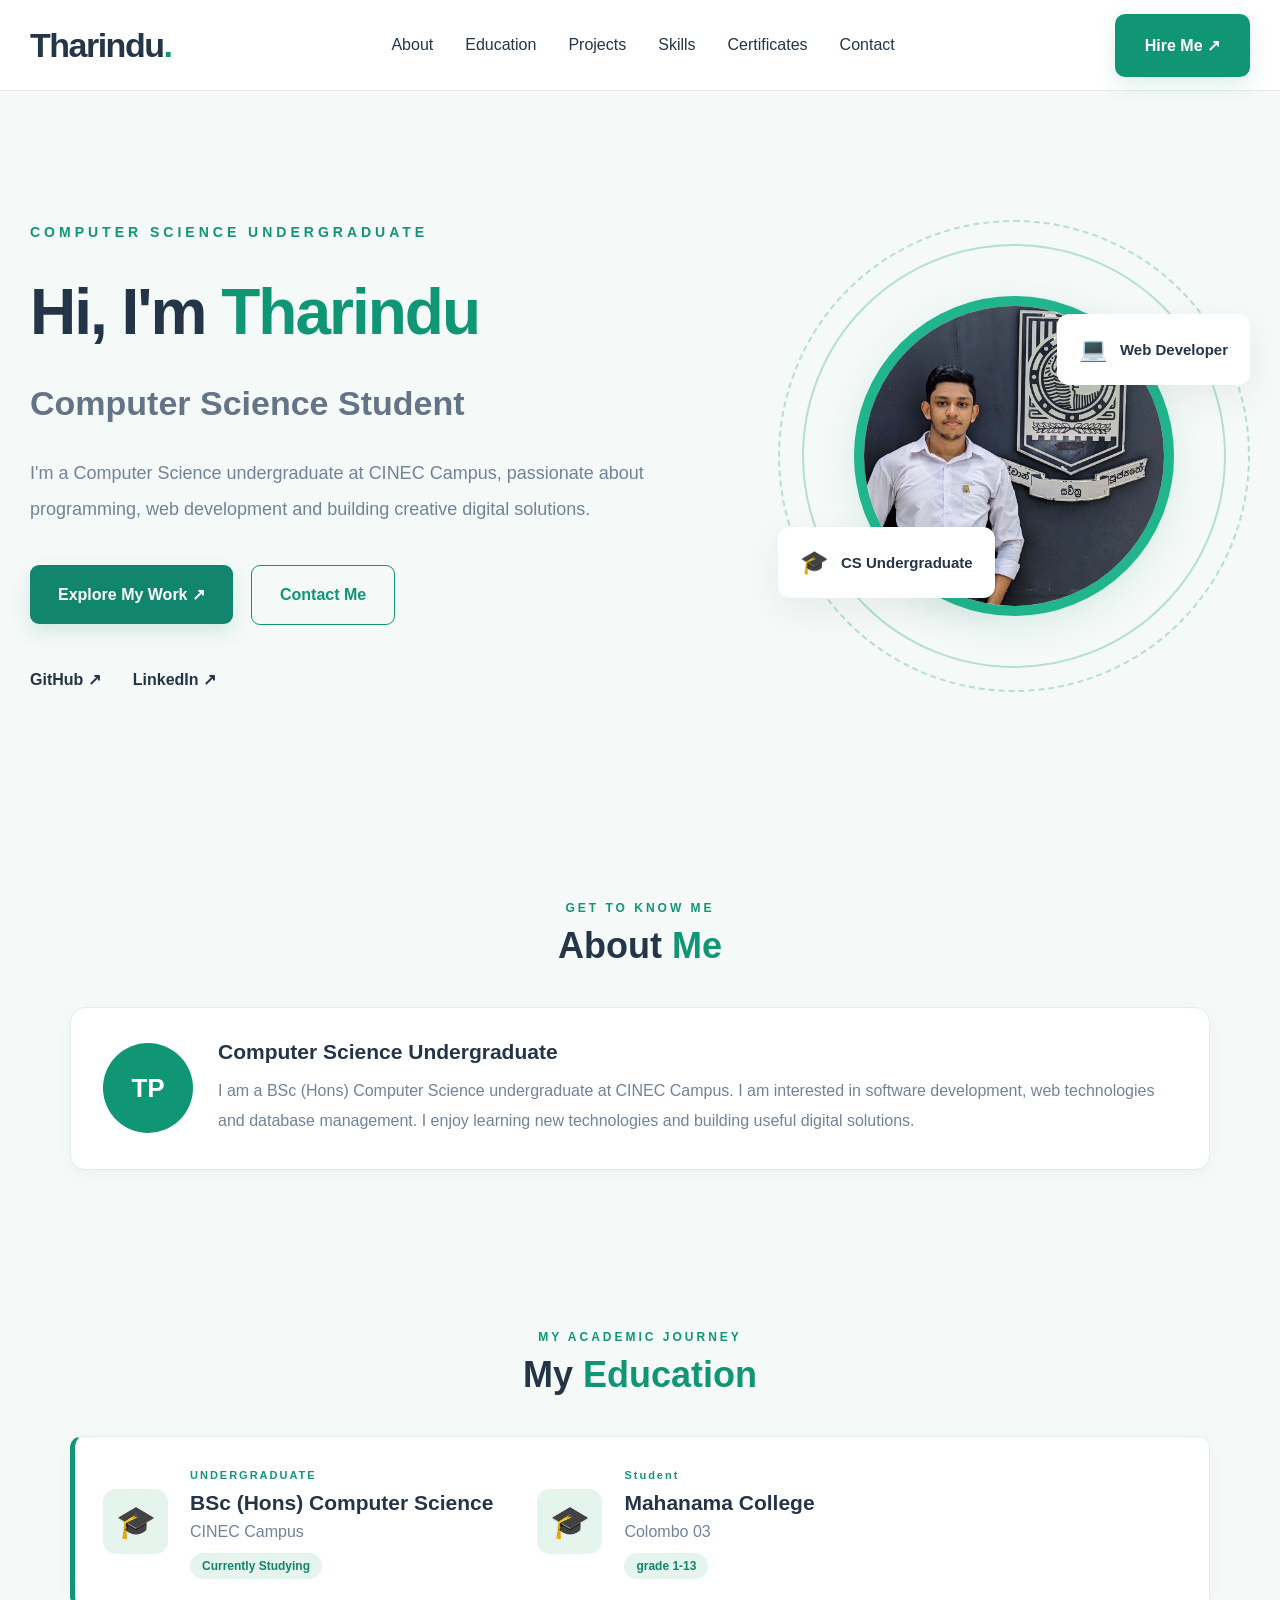
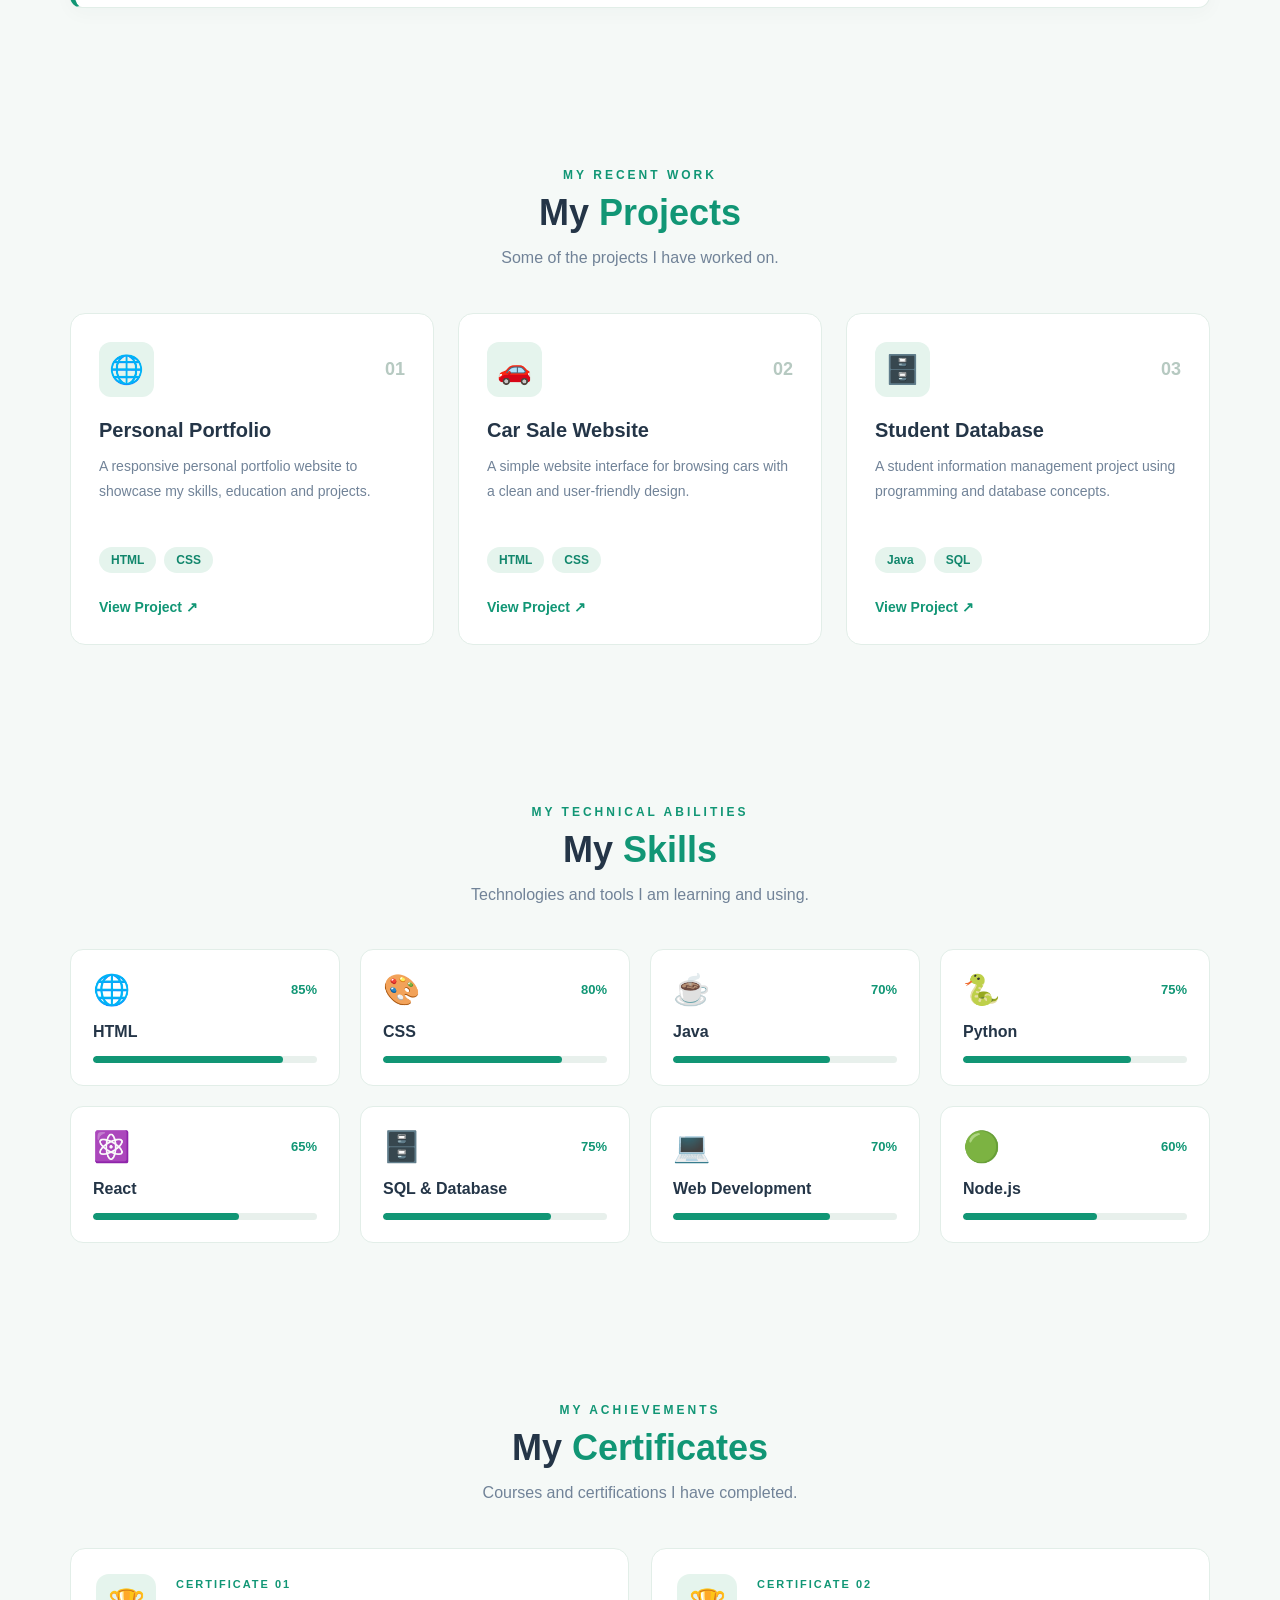
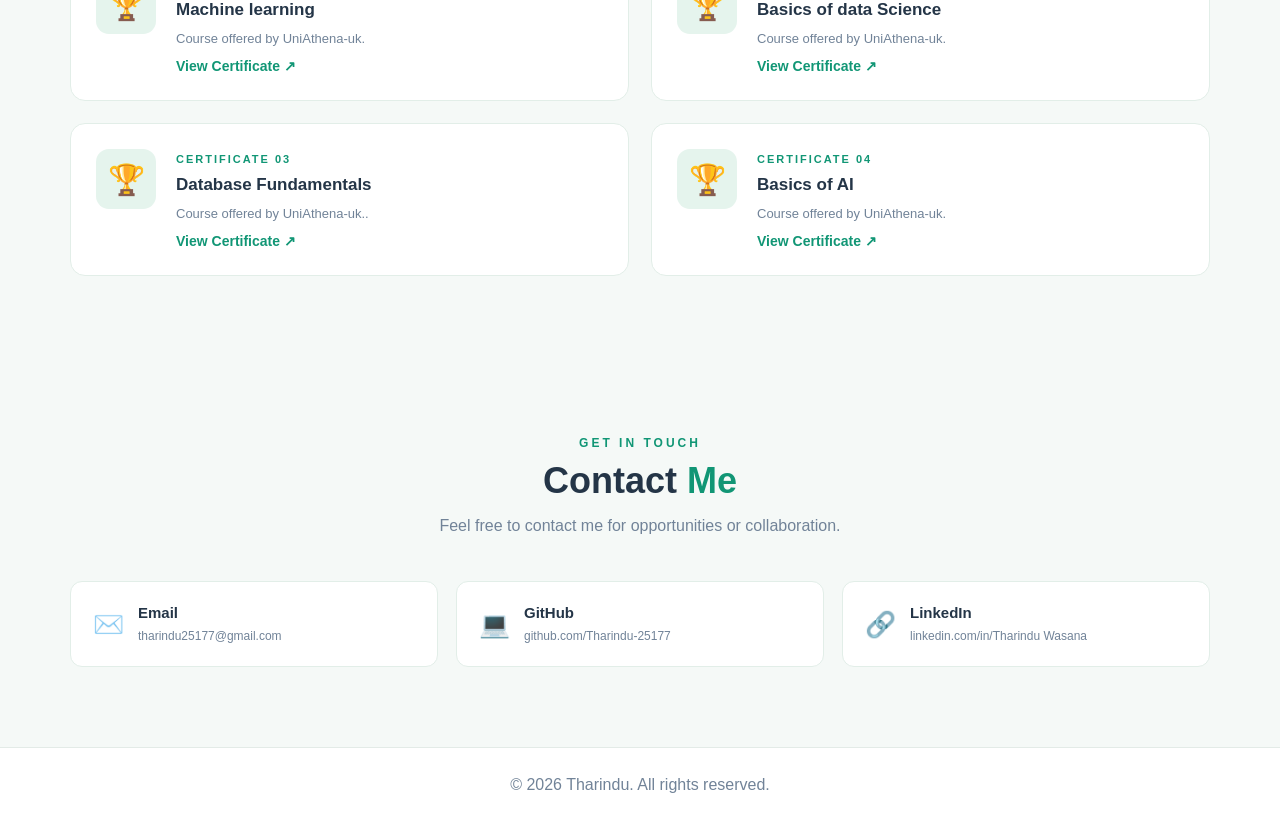
<file: index.html>
<!DOCTYPE html>
<html lang="en">
<head>
    <meta charset="UTF-8">
    <meta name="viewport" content="width=device-width, initial-scale=1.0">
    <meta name="description" content="Tharindu's Computer Science portfolio">
    <title>Tharindu | Portfolio</title>
    <link rel="stylesheet" href="style.css">
</head>
<body>

    <!-- Navigation Bar -->
    <header>
        <nav class="navbar">
            <a href="#home" class="logo">Tharindu<span>.</span></a>

            <ul class="nav-links">
                <li><a href="#about">About</a></li>
                <li><a href="#education">Education</a></li>
                <li><a href="#projects">Projects</a></li>
                <li><a href="#skills">Skills</a></li>
                <li><a href="#certificates">Certificates</a></li>
                <li><a href="#contact">Contact</a></li>
            </ul>

            <a href="#contact" class="hire-btn">Hire Me ↗</a>
        </nav>
    </header>

    <!-- Hero Section -->
    <section class="hero" id="home">
        <div class="hero-content">
            <p class="subtitle">COMPUTER SCIENCE UNDERGRADUATE</p>

            <h1>Hi, I'm <span>Tharindu</span></h1>

            <h2>Computer Science Student</h2>

            <p class="description">
                I'm a Computer Science undergraduate at CINEC Campus,
                passionate about programming, web development and
                building creative digital solutions.
            </p>

            <div class="hero-buttons">
                <a href="#projects" class="primary-btn">
                    Explore My Work ↗
                </a>
                <a href="#contact" class="secondary-btn">
                    Contact Me
                </a>
            </div>

            <div class="social-links">
                <a href="https://github.com/yourusername"
                   target="_blank">GitHub ↗</a>
                <a href="https://linkedin.com/in/yourusername"
                   target="_blank">LinkedIn ↗</a>
            </div>
        </div>

        <!-- Profile Picture -->
        <div class="hero-image">
            <div class="outer-circle"></div>
            <div class="middle-circle"></div>

            <div class="profile-circle">
                <img src="profilePic.jpeg" alt="Tharindu's profile picture">
            </div>

            <div class="floating-card card-top">
                <span>💻</span>
                Web Developer
            </div>

            <div class="floating-card card-bottom">
                <span>🎓</span>
                CS Undergraduate
            </div>
        </div>
    </section>

    <!-- About Section -->
    <section class="section" id="about">
        <div class="section-heading">
            <p class="section-subtitle">GET TO KNOW ME</p>
            <h2>About <span>Me</span></h2>
        </div>

        <div class="about-card">
            <div class="about-mark">TP</div>
            <div>
                <h3>Computer Science Undergraduate</h3>
                <p>
                    I am a BSc (Hons) Computer Science undergraduate
                    at CINEC Campus. I am interested in software
                    development, web technologies and database
                    management. I enjoy learning new technologies
                    and building useful digital solutions.
                </p>
            </div>
        </div>
    </section>

    <!-- Education Section -->
    <section class="section" id="education">
        <div class="section-heading">
            <p class="section-subtitle">MY ACADEMIC JOURNEY</p>
            <h2>My <span>Education</span></h2>
        </div>

        <div class="education-card">
            <div class="education-icon">🎓</div>
            <div>
                <span class="small-label">UNDERGRADUATE</span>
                <h3>BSc (Hons) Computer Science</h3>
                <p>CINEC Campus</p>
                <span class="education-tag">Currently Studying</span>
            </div><br>
            <div class="education-icon">🎓</div>
            <div>
                <span class="small-label">Student</span>
                <h3>Mahanama College</h3>
                <p>Colombo 03</p>
                <span class="education-tag">grade 1-13</span>
            </div>
        </div>
    </section>

    <!-- Projects Section -->
    <section class="section" id="projects">
        <div class="section-heading">
            <p class="section-subtitle">MY RECENT WORK</p>
            <h2>My <span>Projects</span></h2>
            <p>Some of the projects I have worked on.</p>
        </div>

        <div class="project-grid">
            <div class="project-card">
                <div class="project-top">
                    <div class="project-icon">🌐</div>
                    <span class="project-number">01</span>
                </div>
                <h3>Personal Portfolio</h3>
                <p>
                    A responsive personal portfolio website
                    to showcase my skills, education and projects.
                </p>
                <div class="tags">
                    <span>HTML</span>
                    <span>CSS</span>
                </div>
                <a href="#" class="project-link">View Project ↗</a>
            </div>

            <div class="project-card">
                <div class="project-top">
                    <div class="project-icon">🚗</div>
                    <span class="project-number">02</span>
                </div>
                <h3>Car Sale Website</h3>
                <p>
                    A simple website interface for browsing cars
                    with a clean and user-friendly design.
                </p>
                <div class="tags">
                    <span>HTML</span>
                    <span>CSS</span>
                </div>
                <a href="#" class="project-link">View Project ↗</a>
            </div>

            <div class="project-card">
                <div class="project-top">
                    <div class="project-icon">🗄️</div>
                    <span class="project-number">03</span>
                </div>
                <h3>Student Database</h3>
                <p>
                    A student information management project
                    using programming and database concepts.
                </p>
                <div class="tags">
                    <span>Java</span>
                    <span>SQL</span>
                </div>
                <a href="#" class="project-link">View Project ↗</a>
            </div>
        </div>
    </section>

    <!-- Skills Section -->
    <section class="section" id="skills">
        <div class="section-heading">
            <p class="section-subtitle">MY TECHNICAL ABILITIES</p>
            <h2>My <span>Skills</span></h2>
            <p>Technologies and tools I am learning and using.</p>
        </div>

        <div class="skills-grid">
            <div class="skill-card">
                <div class="skill-top">
                    <span class="skill-icon">🌐</span>
                    <span class="skill-percent">85%</span>
                </div>
                <h3>HTML</h3>
                <div class="skill-bar"><span style="width:85%"></span></div>
            </div>

            <div class="skill-card">
                <div class="skill-top">
                    <span class="skill-icon">🎨</span>
                    <span class="skill-percent">80%</span>
                </div>
                <h3>CSS</h3>
                <div class="skill-bar"><span style="width:80%"></span></div>
            </div>

            <div class="skill-card">
                <div class="skill-top">
                    <span class="skill-icon">☕</span>
                    <span class="skill-percent">70%</span>
                </div>
                <h3>Java</h3>
                <div class="skill-bar"><span style="width:70%"></span></div>
            </div>

            <div class="skill-card">
                <div class="skill-top">
                    <span class="skill-icon">🐍</span>
                    <span class="skill-percent">75%</span>
                </div>
                <h3>Python</h3>
                <div class="skill-bar"><span style="width:75%"></span></div>
            </div>

            <div class="skill-card">
                <div class="skill-top">
                    <span class="skill-icon">⚛️</span>
                    <span class="skill-percent">65%</span>
                </div>
                <h3>React</h3>
                <div class="skill-bar"><span style="width:65%"></span></div>
            </div>

            <div class="skill-card">
                <div class="skill-top">
                    <span class="skill-icon">🗄️</span>
                    <span class="skill-percent">75%</span>
                </div>
                <h3>SQL & Database</h3>
                <div class="skill-bar"><span style="width:75%"></span></div>
            </div>

            <div class="skill-card">
                <div class="skill-top">
                    <span class="skill-icon">💻</span>
                    <span class="skill-percent">70%</span>
                </div>
                <h3>Web Development</h3>
                <div class="skill-bar"><span style="width:70%"></span></div>
            </div>

            <div class="skill-card">
                <div class="skill-top">
                    <span class="skill-icon">🟢</span>
                    <span class="skill-percent">60%</span>
                </div>
                <h3>Node.js</h3>
                <div class="skill-bar"><span style="width:60%"></span></div>
            </div>
        </div>
    </section>

    <!-- Certificates Section -->
    <section class="section" id="certificates">
        <div class="section-heading">
            <p class="section-subtitle">MY ACHIEVEMENTS</p>
            <h2>My <span>Certificates</span></h2>
            <p>Courses and certifications I have completed.</p>
        </div>

        <div class="certificate-grid">
            <div class="certificate-card">
                <div class="certificate-icon">🏆</div>
                <div class="certificate-info">
                    <span class="certificate-label">CERTIFICATE 01</span>
                    <h3>Machine learning</h3>
                    <p>Course offered by UniAthena-uk.</p>
                    <a href="https://lnkd.in/p/ewYGUt6P" class="certificate-link">
                        View Certificate ↗
                    </a>
                </div>
            </div>

            <div class="certificate-card">
                <div class="certificate-icon">🏆</div>
                <div class="certificate-info">
                    <span class="certificate-label">CERTIFICATE 02</span>
                    <h3>Basics of data Science</h3>
                    <p>Course offered by UniAthena-uk.</p>
                    <a href="https://www.linkedin.com/posts/tharindu-wasana-87a3ba3aa_basics-of-data-science-activity-7485334131497783296-kTqe?utm_source=share&utm_medium=member_desktop&rcm=ACoAAG8vN_0BQCZMqciAvDLdFsX4gktKdcny9ho" class="certificate-link">
                        View Certificate ↗
                    </a>
                </div>
            </div>

            <div class="certificate-card">
                <div class="certificate-icon">🏆</div>
                <div class="certificate-info">
                    <span class="certificate-label">CERTIFICATE 03</span>
                    <h3>Database Fundamentals</h3>
                    <p>Course offered by UniAthena-uk..</p>
                    <a href="#" class="certificate-link">
                        View Certificate ↗
                    </a>
                </div>
            </div>

            <div class="certificate-card">
                <div class="certificate-icon">🏆</div>
                <div class="certificate-info">
                    <span class="certificate-label">CERTIFICATE 04</span>
                    <h3>Basics of AI</h3>
                    <p>Course offered by UniAthena-uk.</p>
                    <a href="https://www.linkedin.com/posts/tharindu-wasana-87a3ba3aa_short-course-certificate-activity-7482965925973909504-Tnby?utm_source=share&utm_medium=member_desktop&rcm=ACoAAG8vN_0BQCZMqciAvDLdFsX4gktKdcny9ho" class="certificate-link">
                        View Certificate ↗
                    </a>
                </div>
            </div>
        </div>
    </section>

    <!-- Contact Section -->
    <section class="section" id="contact">
        <div class="section-heading">
            <p class="section-subtitle">GET IN TOUCH</p>
            <h2>Contact <span>Me</span></h2>
            <p>Feel free to contact me for opportunities or collaboration.</p>
        </div>

        <div class="contact-card">
            <div class="contact-item">
                <span>✉️</span>
                <div>
                    <h3>Email</h3>
                    <a href="tharindu10127@gmail.com">
                        tharindu25177@gmail.com
                    </a>
                </div>
            </div>

            <div class="contact-item">
                <span>💻</span>
                <div>
                    <h3>GitHub</h3>
                    <a href="https://github.com/Tharindu-25177">
                        github.com/Tharindu-25177
                    </a>
                </div>
            </div>

            <div class="contact-item">
                <span>🔗</span>
                <div>
                    <h3>LinkedIn</h3>
                    <a href="https://www.linkedin.com/in/tharindu-wasana-87a3ba3aa?utm_source=share_via&utm_content=profile&utm_medium=member_ios">
                        linkedin.com/in/Tharindu Wasana
                    </a>
                </div>
            </div>
        </div>
    </section>

    <!-- Footer -->
    <footer>
        <p>© 2026 Tharindu. All rights reserved.</p>
    </footer>

</body>
</html>
</file>
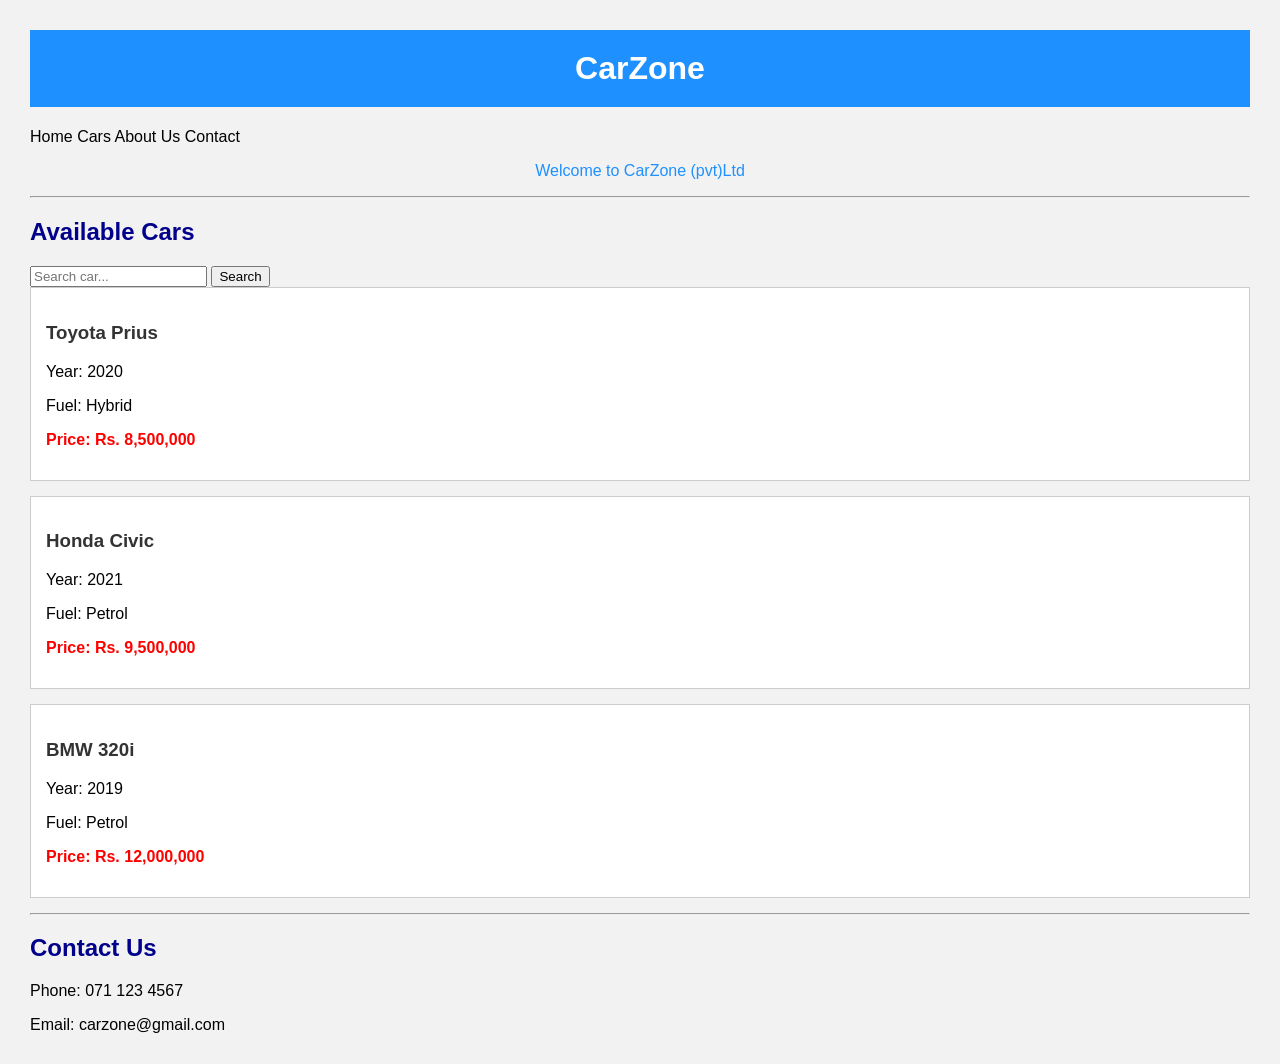
<file: Tharindu.html>
<!DOCTYPE html>
<html>

<head>

    <title>CarZone</title>

    <style>

        body {
            font-family: Arial;
            background-color: #f2f2f2;
            margin: 30px;
        }

        h1 {
            background-color: black;
            color: white;
            text-align: center;
            padding: 20px;
        }

        h2 {
            color: darkblue;
        }

        h3 {
            color: #333;
        }

        .car {
            background-color: white;
            padding: 15px;
            margin-bottom: 15px;
            border: 1px solid #ccc;
        }

        .price {
            color: red;
            font-weight: bold;
        }

        footer {
            background-color: black;
            color: white;
            text-align: center;
            padding: 10px;
        }

    </style>

</head>

<body>

    <h1 style="color:white;background-color:DodgerBlue;">CarZone</h1>
<nav>
    <a>Home</a>
    <a>Cars</a>
    <a>About Us</a>
    <a>Contact</a>
</nav>

    <p style="color:DodgerBlue;text-align:center;">
        Welcome to CarZone (pvt)Ltd
    </p>

    <hr>

    <h2>Available Cars</h2>

<input type="text" placeholder="Search car...">

<button>Search</button>


    <div class="car">

        <h3>Toyota Prius</h3>

        <p>Year: 2020</p>

        <p>Fuel: Hybrid</p>

        <p class="price">Price: Rs. 8,500,000</p>

    </div>


    <div class="car">

        <h3>Honda Civic</h3>

        <p>Year: 2021</p>

        <p>Fuel: Petrol</p>

        <p class="price">Price: Rs. 9,500,000</p>

    </div>


    <div class="car">

        <h3>BMW 320i</h3>

        <p>Year: 2019</p>

        <p>Fuel: Petrol</p>

        <p class="price">Price: Rs. 12,000,000</p>

    </div>


    <hr>

    <h2>Contact Us</h2>

    <p>Phone: 071 123 4567</p>

    <p>Email: carzone@gmail.com</p>


</body>

</html>
</file>
<file: style.css>
/* GENERAL */
* {
    margin: 0;
    padding: 0;
    box-sizing: border-box;
    font-family: Arial, sans-serif;
}

html {
    scroll-behavior: smooth;
}

body {
    background: #f5f9f7;
    color: #243547;
}

a {
    text-decoration: none;
    color: inherit;
}

/* NAVIGATION */
header {
    background: white;
    border-bottom: 1px solid #e3ebe7;
    position: sticky;
    top: 0;
    z-index: 10;
}

.navbar {
    max-width: 1460px;
    min-height: 90px;
    padding: 0 30px;
    margin: auto;
    display: flex;
    align-items: center;
    justify-content: space-between;
    gap: 25px;
}

.logo {
    font-size: 34px;
    font-weight: 800;
    letter-spacing: -1.5px;
}

.logo span {
    color: #119675;
}

.nav-links {
    list-style: none;
    display: flex;
    gap: 32px;
}

.nav-links a {
    font-size: 16px;
    transition: 0.3s;
}

.nav-links a:hover {
    color: #119675;
}

.hire-btn {
    background: #119675;
    color: white;
    padding: 22px 30px;
    border-radius: 10px;
    font-weight: bold;
    box-shadow: 0 8px 20px #11967525;
    transition: 0.3s;
}

.hire-btn:hover,
.primary-btn:hover {
    background: #087b60;
    transform: translateY(-3px);
}

/* HERO SECTION */
.hero {
    max-width: 1460px;
    min-height: 730px;
    margin: auto;
    padding: 70px 30px;
    display: grid;
    grid-template-columns: 1.2fr 0.8fr;
    align-items: center;
    gap: 40px;
    overflow: hidden;
}

.hero-content {
    animation: slideLeft 0.8s ease;
}

.subtitle {
    color: #119675;
    font-size: 14px;
    font-weight: bold;
    letter-spacing: 4px;
    margin-bottom: 35px;
}

.hero h1 {
    font-size: clamp(42px, 5vw, 74px);
    font-weight: 800;
    margin-bottom: 35px;
    letter-spacing: -2px;
}

.hero h1 span {
    color: #119675;
}

.hero h2 {
    color: #637487;
    font-size: 34px;
    margin-bottom: 32px;
}

.description {
    color: #718398;
    font-size: 18px;
    line-height: 2;
    max-width: 700px;
    margin-bottom: 38px;
}

.hero-buttons {
    display: flex;
    align-items: center;
    gap: 18px;
    flex-wrap: wrap;
}

.primary-btn,
.secondary-btn {
    display: inline-block;
    padding: 20px 28px;
    border-radius: 9px;
    font-weight: bold;
    transition: 0.3s;
}

.primary-btn {
    color: white;
    background: #11866c;
    box-shadow: 0 8px 20px #11967525;
}

.secondary-btn {
    border: 1px solid #119675;
    color: #119675;
}

.secondary-btn:hover {
    background: #119675;
    color: white;
}

.social-links {
    display: flex;
    gap: 32px;
    margin-top: 45px;
    font-weight: bold;
}

.social-links a:hover {
    color: #119675;
}

/* PROFILE PICTURE */
.hero-image {
    width: 100%;
    max-width: 520px;
    aspect-ratio: 1;
    position: relative;
    display: flex;
    align-items: center;
    justify-content: center;
    margin: auto;
    animation: fadeIn 1s ease;
}

.outer-circle,
.middle-circle,
.profile-circle {
    position: absolute;
    border-radius: 50%;
}

.outer-circle {
    width: 100%;
    height: 100%;
    border: 2px dashed #b5dfd3;
    animation: rotate 25s linear infinite;
}

.middle-circle {
    width: 90%;
    height: 90%;
    border: 2px solid #b5dfd3;
}

.profile-circle {
    width: 68%;
    height: 68%;
    overflow: hidden;
    border: 10px solid #20b58d;
    background: #d8eee5;
    display: flex;
    align-items: center;
    justify-content: center;
    box-shadow: 0 10px 35px #15967520;
    z-index: 1;
}

.profile-circle img {
    width: 100%;
    height: 100%;
    object-fit: cover;
    object-position: center;
    display: block;
}

/* FLOATING LABELS */
.floating-card {
    position: absolute;
    background: white;
    padding: 22px;
    border-radius: 12px;
    box-shadow: 0 12px 35px #24354712;
    font-size: 15px;
    font-weight: bold;
    display: flex;
    align-items: center;
    gap: 12px;
    z-index: 2;
    animation: float 3s ease-in-out infinite;
}

.floating-card span {
    font-size: 23px;
}

.card-top {
    top: 20%;
    right: 0;
}

.card-bottom {
    bottom: 20%;
    left: 0;
    animation-delay: 1s;
}

/* ALL SECTIONS */
.section {
    max-width: 1200px;
    margin: auto;
    padding: 80px 30px;
    scroll-margin-top: 100px;
}

.section-heading {
    text-align: center;
    margin-bottom: 40px;
}

.section-heading h2 {
    font-size: 36px;
}

.section-heading h2 span {
    color: #119675;
}

.section-subtitle {
    color: #119675;
    font-size: 12px;
    font-weight: bold;
    letter-spacing: 3px;
    margin-bottom: 10px;
}

.section-heading > p:last-child {
    color: #718398;
    margin-top: 10px;
    line-height: 1.8;
}

/* ABOUT */
.about-card {
    background: white;
    border: 1px solid #e2eee8;
    border-radius: 15px;
    padding: 32px;
    display: flex;
    align-items: center;
    gap: 25px;
    box-shadow: 0 5px 20px #24354708;
    transition: 0.3s;
}

.about-card:hover {
    transform: translateY(-5px);
    box-shadow: 0 12px 30px #15967515;
}

.about-mark {
    min-width: 90px;
    height: 90px;
    border-radius: 50%;
    display: grid;
    place-items: center;
    color: white;
    background: #119675;
    font-size: 26px;
    font-weight: bold;
}

.about-card h3 {
    font-size: 21px;
    margin-bottom: 12px;
}

.about-card p {
    color: #718398;
    line-height: 1.9;
}

/* EDUCATION */
.education-card {
    background: white;
    border: 1px solid #e2eee8;
    border-left: 5px solid #119675;
    border-radius: 12px;
    padding: 28px;
    display: flex;
    align-items: center;
    gap: 22px;
    box-shadow: 0 5px 20px #24354708;
    transition: 0.3s;
}

.education-card:hover {
    transform: translateY(-5px);
    box-shadow: 0 12px 30px #15967515;
}

.education-icon {
    width: 65px;
    height: 65px;
    flex-shrink: 0;
    background: #e5f4ed;
    border-radius: 13px;
    display: grid;
    place-items: center;
    font-size: 32px;
}

.small-label {
    color: #119675;
    font-size: 11px;
    font-weight: bold;
    letter-spacing: 2px;
}

.education-card h3 {
    margin: 8px 0;
    font-size: 21px;
}

.education-card p {
    color: #718398;
    margin-bottom: 12px;
}

.education-tag {
    display: inline-block;
    color: #11866c;
    background: #e5f4ed;
    padding: 6px 12px;
    border-radius: 20px;
    font-size: 12px;
    font-weight: bold;
}

/* PROJECTS */
.project-grid {
    display: grid;
    grid-template-columns: repeat(3, 1fr);
    gap: 24px;
}

.project-card {
    background: white;
    padding: 28px;
    border: 1px solid #e2eee8;
    border-radius: 15px;
    position: relative;
    overflow: hidden;
    transition: 0.3s;
}

.project-card:hover {
    transform: translateY(-8px);
    box-shadow: 0 15px 35px #15967520;
    border-color: #119675;
}

.project-top {
    display: flex;
    align-items: center;
    justify-content: space-between;
    margin-bottom: 22px;
}

.project-icon {
    width: 55px;
    height: 55px;
    background: #e5f4ed;
    border-radius: 12px;
    display: grid;
    place-items: center;
    font-size: 28px;
}

.project-number {
    color: #b6c9c1;
    font-weight: bold;
    font-size: 18px;
}

.project-card h3 {
    font-size: 20px;
    margin-bottom: 12px;
}

.project-card p {
    color: #718398;
    font-size: 14px;
    line-height: 1.8;
    min-height: 75px;
}

.tags {
    display: flex;
    gap: 8px;
    flex-wrap: wrap;
    margin: 18px 0;
}

.tags span {
    color: #11866c;
    background: #e5f4ed;
    padding: 6px 12px;
    border-radius: 20px;
    font-size: 12px;
    font-weight: bold;
}

.project-link,
.certificate-link {
    display: inline-block;
    color: #119675;
    font-weight: bold;
    font-size: 14px;
    margin-top: 8px;
}

.project-link:hover,
.certificate-link:hover {
    color: #075e48;
}

/* SKILLS */
.skills-grid {
    display: grid;
    grid-template-columns: repeat(4, 1fr);
    gap: 20px;
}

.skill-card {
    padding: 22px;
    background: white;
    border: 1px solid #e2eee8;
    border-radius: 13px;
    transition: 0.3s;
}

.skill-card:hover {
    transform: translateY(-6px);
    border-color: #119675;
    box-shadow: 0 10px 25px #15967518;
}

.skill-top {
    display: flex;
    justify-content: space-between;
    align-items: center;
    margin-bottom: 16px;
}

.skill-icon {
    font-size: 30px;
}

.skill-percent {
    color: #119675;
    font-size: 13px;
    font-weight: bold;
}

.skill-card h3 {
    font-size: 16px;
    margin-bottom: 15px;
}

.skill-bar {
    height: 7px;
    width: 100%;
    background: #e8f0ec;
    border-radius: 20px;
    overflow: hidden;
}

.skill-bar span {
    display: block;
    height: 100%;
    background: #119675;
    border-radius: 20px;
}

/* CERTIFICATES */
.certificate-grid {
    display: grid;
    grid-template-columns: repeat(2, 1fr);
    gap: 22px;
}

.certificate-card {
    background: white;
    border: 1px solid #e2eee8;
    border-radius: 15px;
    padding: 25px;
    display: flex;
    align-items: flex-start;
    gap: 20px;
    transition: 0.3s;
}

.certificate-card:hover {
    transform: translateY(-6px);
    border-color: #119675;
    box-shadow: 0 12px 30px #15967518;
}

.certificate-icon {
    width: 60px;
    height: 60px;
    flex-shrink: 0;
    display: grid;
    place-items: center;
    background: #e5f4ed;
    border-radius: 13px;
    font-size: 30px;
}

.certificate-label {
    color: #119675;
    font-size: 11px;
    font-weight: bold;
    letter-spacing: 2px;
}

.certificate-info h3 {
    font-size: 17px;
    margin: 8px 0;
}

.certificate-info p {
    color: #718398;
    font-size: 13px;
    line-height: 1.7;
}

/* CONTACT */
.contact-card {
    display: grid;
    grid-template-columns: repeat(3, 1fr);
    gap: 18px;
}

.contact-item {
    background: white;
    border: 1px solid #e2eee8;
    border-radius: 12px;
    padding: 22px;
    display: flex;
    align-items: center;
    gap: 14px;
    transition: 0.3s;
    min-width: 0;
}

.contact-item:hover {
    border-color: #119675;
    transform: translateY(-4px);
}

.contact-item > span {
    font-size: 25px;
}

.contact-item h3 {
    font-size: 15px;
    margin-bottom: 5px;
}

.contact-item a {
    color: #718398;
    font-size: 12px;
    overflow-wrap: anywhere;
}

.contact-item a:hover {
    color: #119675;
}

/* FOOTER */
footer {
    text-align: center;
    padding: 28px;
    background: white;
    color: #718398;
    border-top: 1px solid #e3ebe7;
}

/* ANIMATIONS */
@keyframes float {
    0%, 100% {
        transform: translateY(0);
    }
    50% {
        transform: translateY(-12px);
    }
}

@keyframes rotate {
    to {
        transform: rotate(360deg);
    }
}

@keyframes slideLeft {
    from {
        opacity: 0;
        transform: translateX(-35px);
    }
    to {
        opacity: 1;
        transform: translateX(0);
    }
}

@keyframes fadeIn {
    from {
        opacity: 0;
        transform: scale(0.9);
    }
    to {
        opacity: 1;
        transform: scale(1);
    }
}

/* TABLET */
@media (max-width: 1000px) {
    .navbar {
        flex-wrap: wrap;
        padding: 15px 25px;
    }

    .nav-links {
        gap: 18px;
        flex-wrap: wrap;
    }

    .hero {
        grid-template-columns: 1fr 0.8fr;
        gap: 20px;
    }

    .hero h2 {
        font-size: 27px;
    }

    .description {
        font-size: 16px;
    }

    .project-grid {
        grid-template-columns: repeat(2, 1fr);
    }

    .skills-grid {
        grid-template-columns: repeat(2, 1fr);
    }

    .contact-card {
        grid-template-columns: 1fr;
    }
}

/* MOBILE */
@media (max-width: 700px) {
    .navbar {
        justify-content: center;
        gap: 15px;
    }

    .logo {
        font-size: 28px;
    }

    .nav-links {
        justify-content: center;
        gap: 12px 20px;
        width: 100%;
    }

    .hire-btn {
        padding: 12px 20px;
    }

    .hero {
        grid-template-columns: 1fr;
        padding: 65px 22px;
        text-align: center;
    }

    .hero-content {
        order: 1;
    }

    .hero-image {
        order: 2;
        max-width: 380px;
        margin-top: 20px;
    }

    .hero-buttons,
    .social-links {
        justify-content: center;
    }

    .subtitle {
        letter-spacing: 2px;
        font-size: 12px;
    }

    .hero h1 {
        font-size: 45px;
    }

    .hero h2 {
        font-size: 25px;
    }

    .description {
        margin-left: auto;
        margin-right: auto;
    }

    .floating-card {
        padding: 12px;
        font-size: 12px;
    }

    .section {
        padding: 55px 22px;
    }

    .section-heading h2 {
        font-size: 30px;
    }

    .about-card {
        flex-direction: column;
        text-align: center;
    }

    .project-grid,
    .skills-grid,
    .certificate-grid {
        grid-template-columns: 1fr;
    }

    .certificate-card {
        padding: 18px;
    }
}

@media (prefers-reduced-motion: reduce) {
    *,
    *::before,
    *::after {
        animation-duration: 0.01ms !important;
        animation-iteration-count: 1 !important;
        scroll-behavior: auto !important;
        transition-duration: 0.01ms !important;
    }
}
</file>
